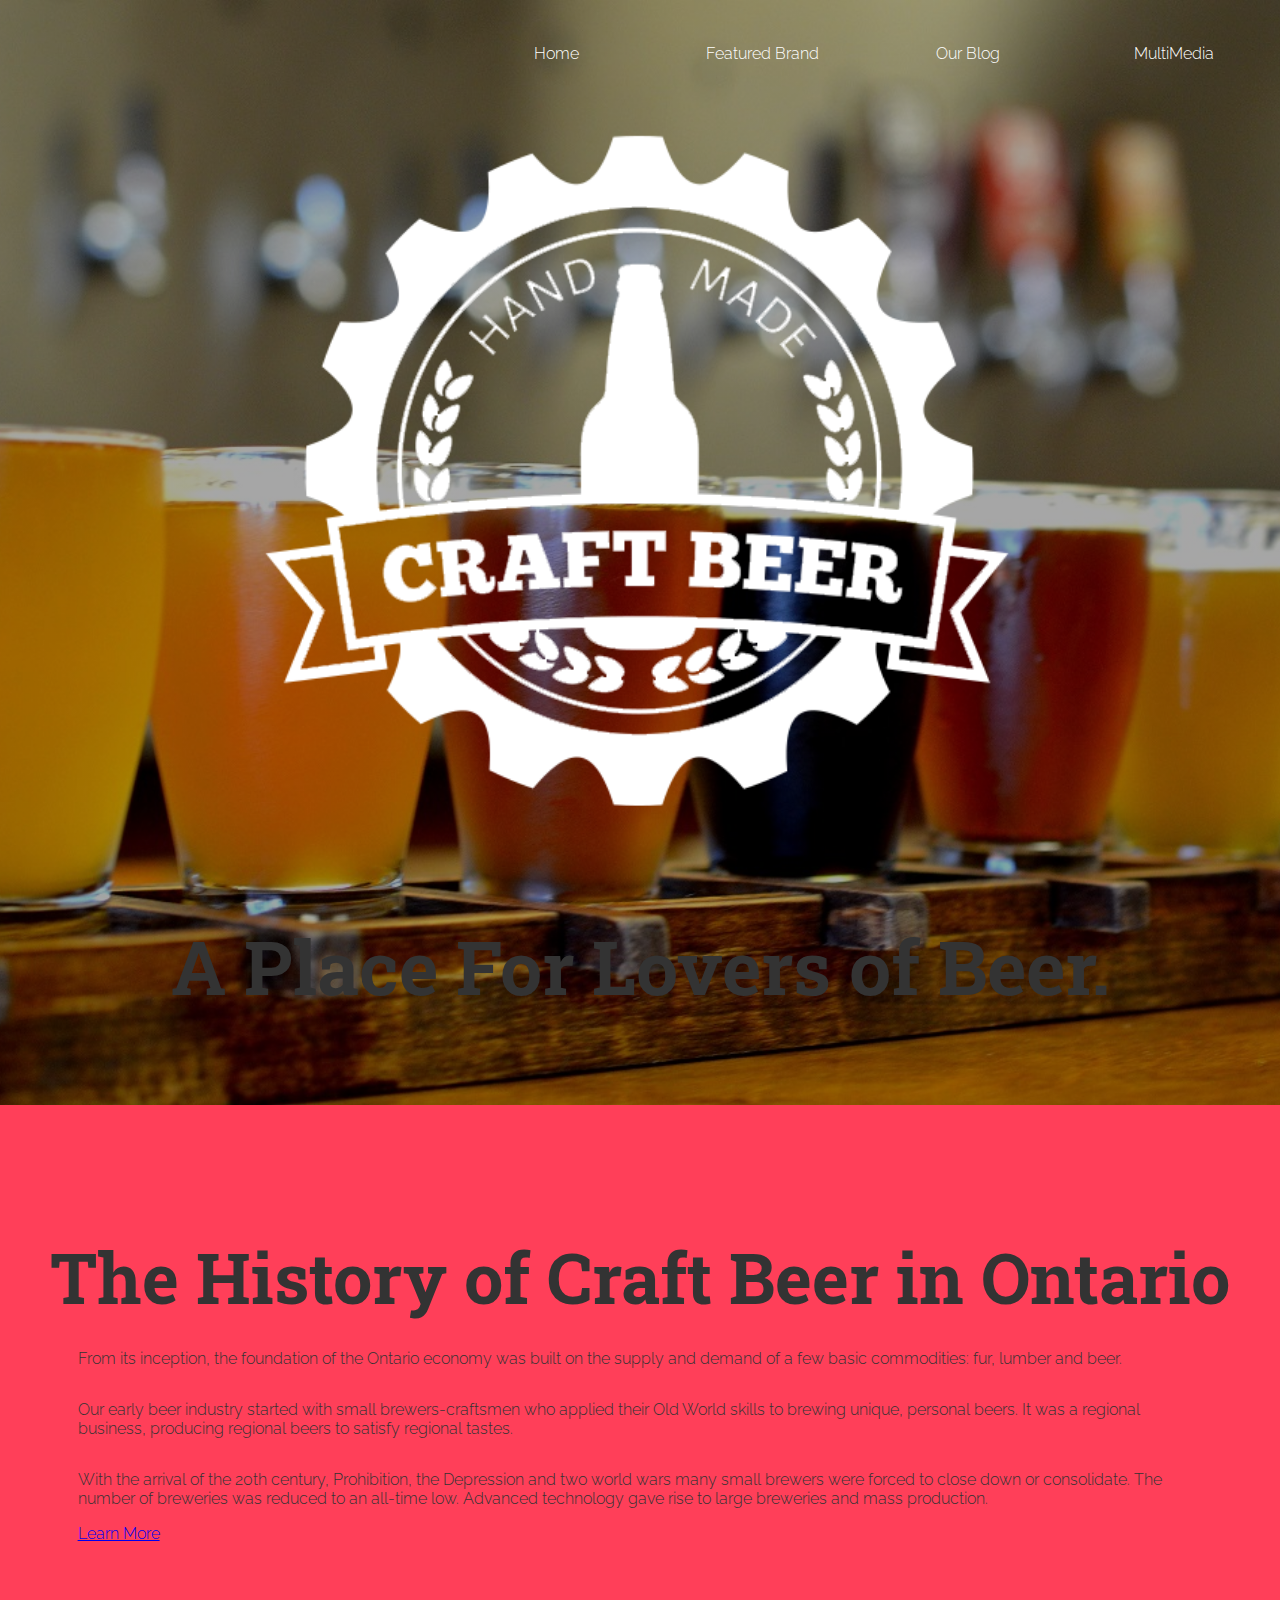
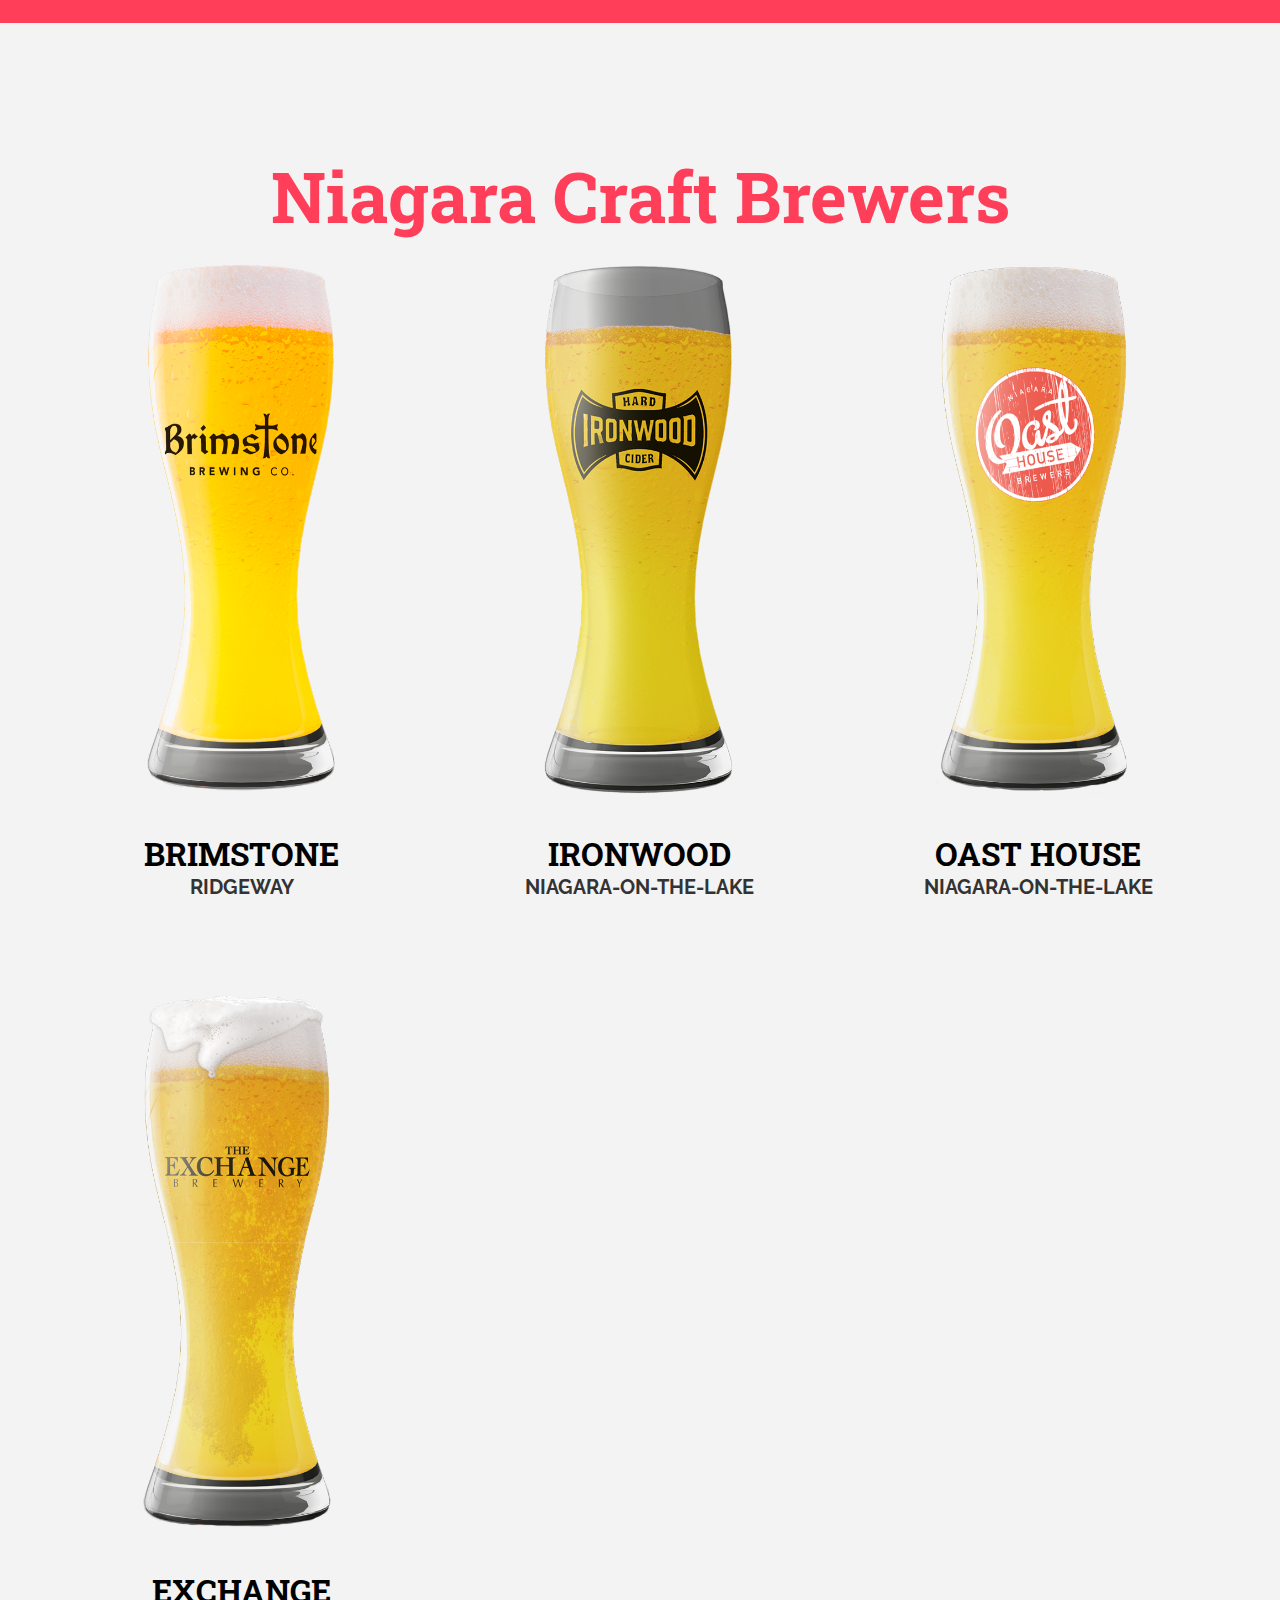
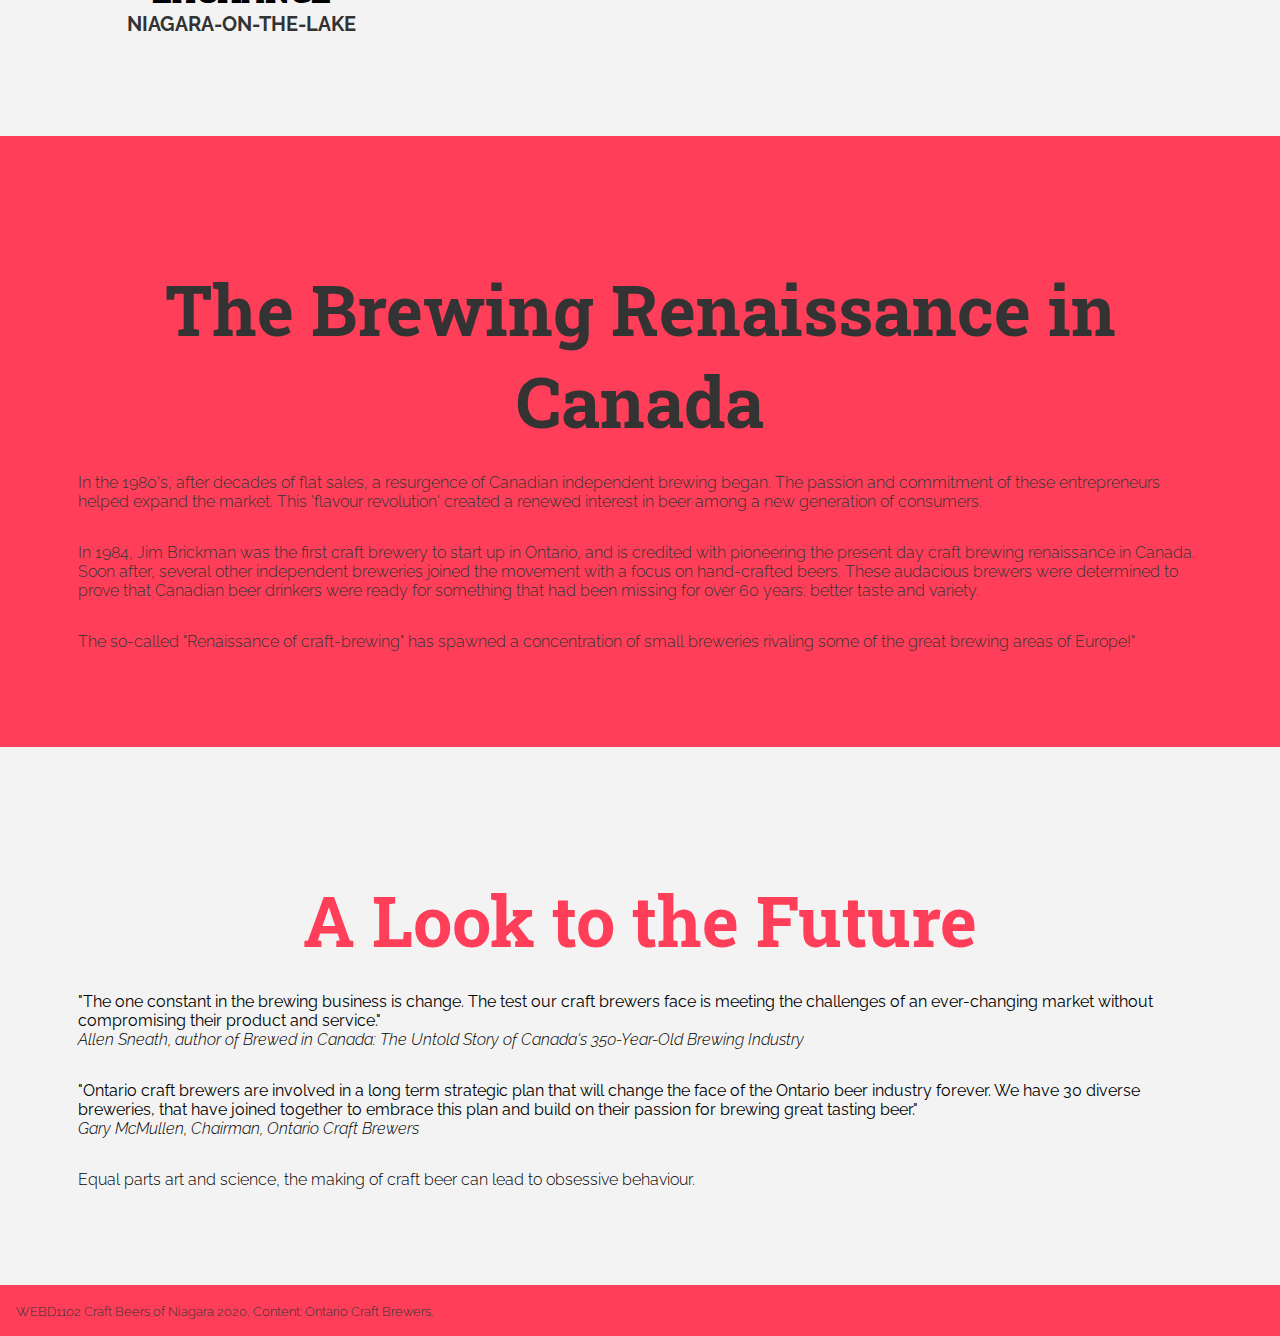
<file: index.html>
<!DOCTYPE html>
<html lang="en">
<head>
    <title>A Place for Lovers of Beer.</title>
    <meta charset="utf-8">
    <meta content="width=device-width, initial-scale=1, maximum-scale=1" name="viewport">
    <link href="css/style.css" rel="stylesheet">
    <link href="https://fonts.googleapis.com/css2?family=Raleway:wght@300&family=Roboto+Slab:wght@700&display=swap" rel="stylesheet">
</head>
<body>
    <header>
        <!-- NEW - open nav -->
        <nav>
            <!--  NEW - add anchor and id for menu icon -->
            <a href="#" id="menu-icon"></a>
            <ul>
                <li>
                    <a href="index.html">Home</a>
                </li>
                <li>
                    <a href="beers.html">Featured Brand</a>
                </li>
                <li>
                    <a href="blog.html">Our Blog</a>
                </li>
                <li>
                    <a href="media.html">MultiMedia</a>
                </li>
            </ul>
            <!-- NEW - close nav -->
        </nav>
        <img alt="a beer logo" src="images/logo.png">
        
        <h1>A Place For Lovers of Beer.</h1>
    </header>
    <main>
        <section class="red-section">
            <h1>The History of Craft Beer in Ontario</h1>
            <div class="full-width-col">
                <p>From its inception, the foundation of the Ontario economy was built on the supply and demand of a few basic commodities: fur, lumber and beer.</p>
                <p>Our early beer industry started with small brewers-craftsmen who applied their Old World skills to brewing unique, personal beers. It was a regional business, producing regional beers to satisfy regional tastes.</p>
                <p>With the arrival of the 20th century, Prohibition, the Depression and two world wars many small brewers were forced to close down or consolidate. The number of breweries was reduced to an all-time low. Advanced technology gave rise to large breweries and mass production.</p>
                <div>
                    <a href="#">Learn More</a>
                </div>
            </div>
        </section>

        <section class="grey-section">
            <h1>Niagara Craft Brewers</h1>
            <div class="small-column">
                <div>
                    <img alt="a pint of Brimstone beer" src="images/brimstone-beer.png">
                    <h2>BRIMsTONE</h2>
                    <h3>Ridgeway</h3>
                </div>

                <div>
                    <img alt="a pint of Ironwood beer" src="images/ironwood-beer.png">
                    <h2>Ironwood</h2>
                    <h3>Niagara-on-the-Lake</h3>
                </div>

                <div>
                    <img alt="a pint of Oast House beer" src="images/oast-beer.png">
                    <h2>Oast House</h2>
                    <h3>Niagara-on-the-Lake</h3>
                </div>

                <div>
                    <img alt="a pint of Exchange beer" src="images/exchange-beer.png">
                    <h2>Exchange</h2>
                    <h3>Niagara-on-the-Lake</h3>
                </div>
            </div>
        </section>

        <section class="red-section">
            <h1>The Brewing Renaissance in Canada</h1>
            <div class="full-width-col">
                <p>In the 1980's, after decades of flat sales, a resurgence of Canadian independent brewing began. The passion and commitment of these entrepreneurs helped expand the market. This 'flavour revolution' created a renewed interest in beer among a new generation of consumers.</p>

                <p>In 1984, Jim Brickman was the first craft brewery to start up in Ontario, and is credited with pioneering the present day craft brewing renaissance in Canada. Soon after, several other independent breweries joined the movement with a focus on hand-crafted beers. These audacious brewers were determined to prove that Canadian beer drinkers were ready for something that had been missing for over 60 years: better taste and variety.</p>

                <p>The so-called "Renaissance of craft-brewing" has spawned a concentration of small breweries rivaling some of the great brewing areas of Europe!"</p>
            </div>
        </section>

        <section class="grey-section">
            <h1>A Look to the Future</h1>
            <div class="full-width-col">
                <p><strong>"The one constant in the brewing business is change. The test our craft brewers face is meeting the challenges of an ever-changing market without compromising their product and service."</strong><br>
                <i>Allen Sneath, author of Brewed in Canada: The Untold Story of Canada's 350-Year-Old Brewing Industry</i></p>

                <p><strong>"Ontario craft brewers are involved in a long term strategic plan that will change the face of the Ontario beer industry forever. We have 30 diverse breweries, that have joined together to embrace this plan and build on their passion for brewing great tasting beer."</strong><br>
                <i>Gary McMullen, Chairman, Ontario Craft Brewers</i></p>
                
                <p>Equal parts art and science, the making of craft beer can lead to obsessive behaviour.</p>
            </div>
        </section>
    </main>

    <footer>
        <small>WEBD1102 Craft Beers of Niagara 2020, Content: Ontario Craft Brewers.</small>
    </footer>
</body>
</html>
</file>
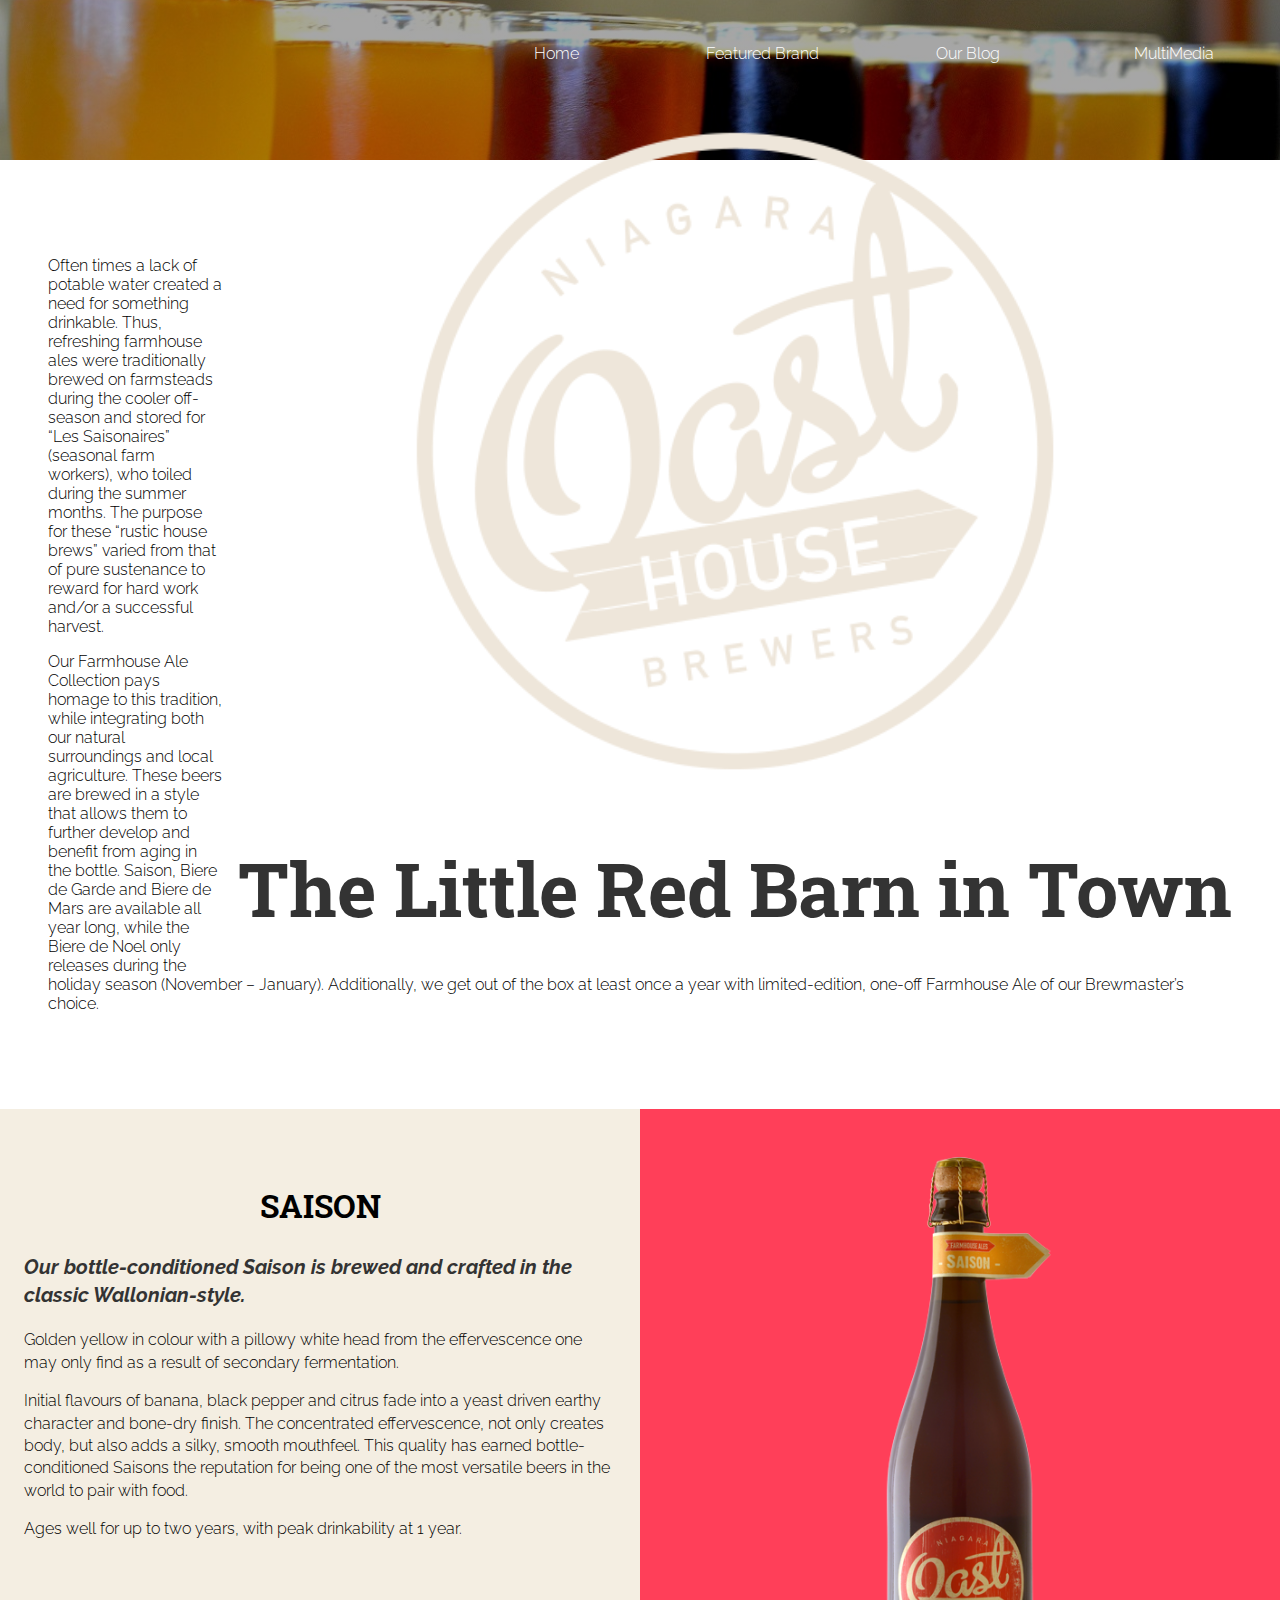
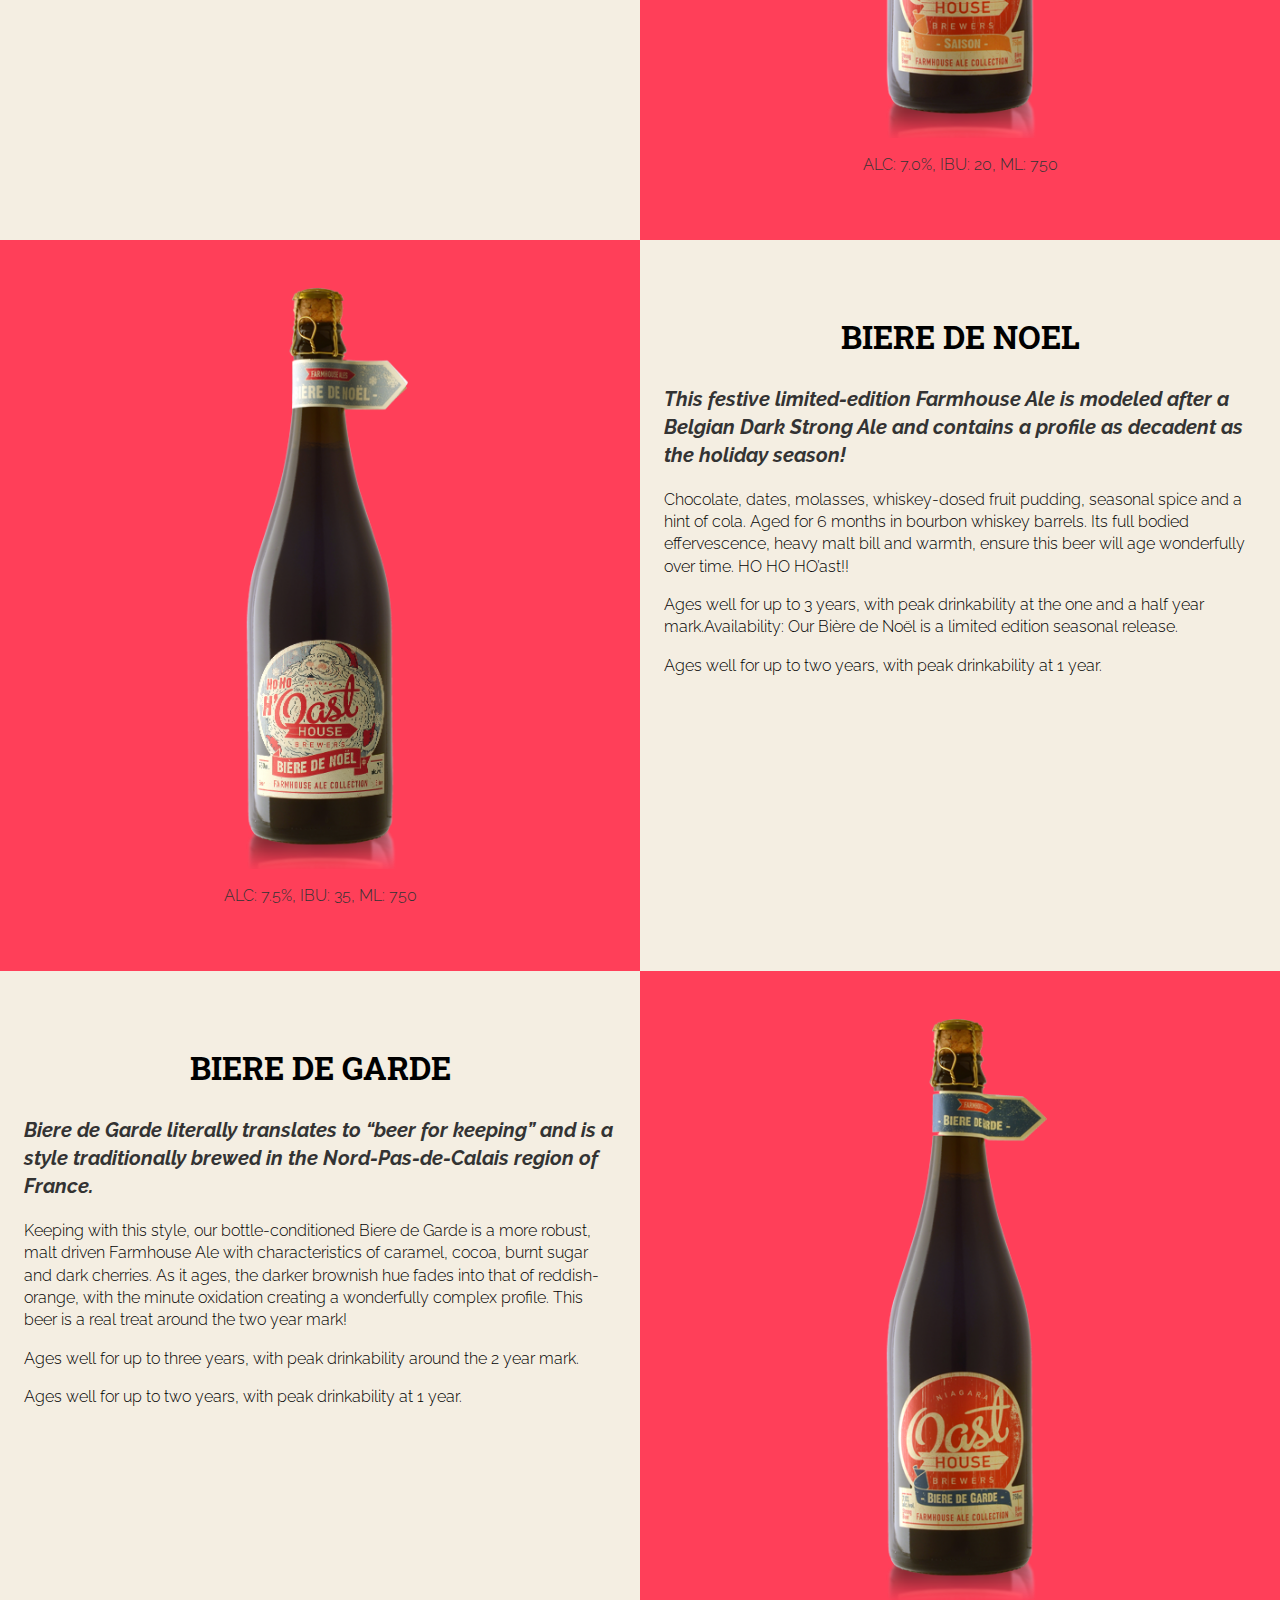
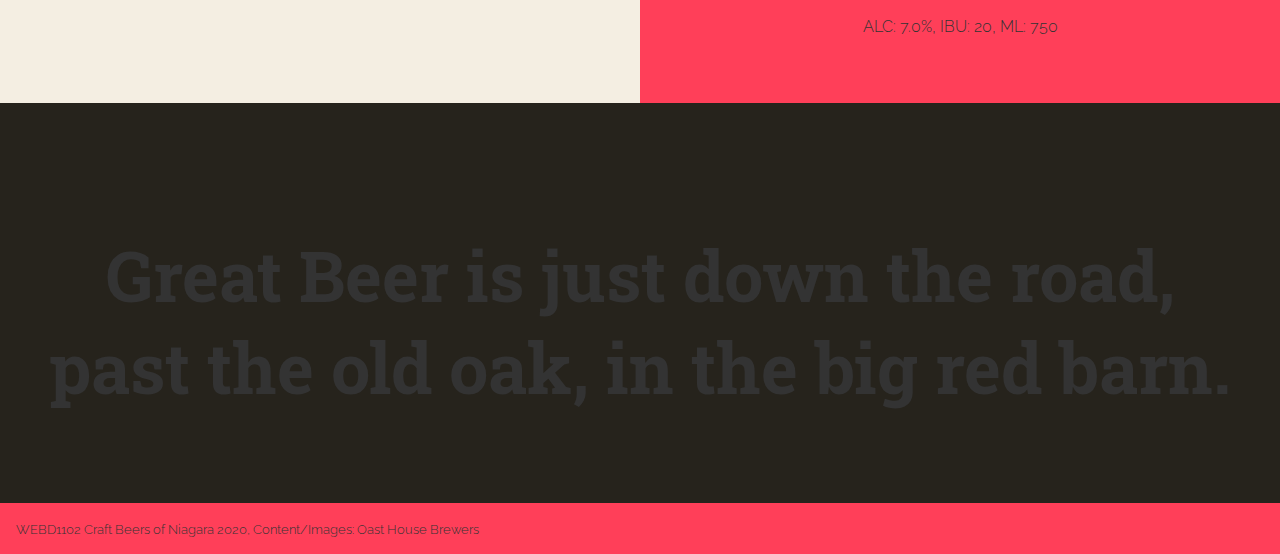
<file: beers.html>
<!DOCTYPE html>
<html lang="en">
<head>
    <meta charset="utf-8">
    <title>A Place for Lovers of Beer.</title>
    <meta content="width=device-width, initial-scale=1, maximum-scale=1" name="viewport">
    <link href="css/style.css" rel="stylesheet">
    <link href="https://fonts.googleapis.com/css?family=Raleway:300|Roboto+Slab:700" rel="stylesheet">
</head>
<body>
    <header>
        <nav>
            <!-- NEW - open nav -->
        <nav>
            <!--  NEW - add anchor and id for menu icon -->
            <a href="#" id="menu-icon"></a>
            <ul>
                <li>
                    <a href="index.html">Home</a>
                </li>
                <li>
                    <a href="beers.html">Featured Brand</a>
                </li>
                <li>
                    <a href="blog.html">Our Blog</a>
                </li>
                <li>
                    <a href="media.html">MultiMedia</a>
                </li>
            </ul>
            <!-- NEW - close nav -->
        </nav>

        <img alt="the oasthouse logo" src="images/oast-header-logo.png">
        
        <h1>The Little Red Barn in Town</h1>
    </header>
    
    <section class="black-text">
        <div>
            <p>Often times a lack of potable water created a need for something drinkable. Thus, refreshing farmhouse ales were traditionally brewed on farmsteads during the cooler off-season and stored for “Les Saisonaires” (seasonal farm workers), who toiled during the summer months. The purpose for these “rustic house brews” varied from that of pure sustenance to reward for hard work and/or a successful harvest.</p>

            <p>Our Farmhouse Ale Collection pays homage to this tradition, while integrating both our natural surroundings and local agriculture. These beers are brewed in a style that allows them to further develop and benefit from aging in the bottle. Saison, Biere de Garde and Biere de Mars are available all year long, while the Biere de Noel only releases during the holiday season (November – January). Additionally, we get out of the box at least once a year with limited-edition, one-off Farmhouse Ale of our Brewmaster’s choice.</p>
        </div>
    </section>

    <div class="oast-house-wrapper">
        <div class="beer-one-text light-brown-block">
            <h2>Saison</h2>

            <h3>Our bottle-conditioned Saison is brewed and crafted in the classic Wallonian-style.</h3>

            <p>Golden yellow in colour with a pillowy white head from the effervescence one may only find as a result of secondary fermentation.</p>

            <p>Initial flavours of banana, black pepper and citrus fade into a yeast driven earthy character and bone-dry finish. The concentrated effervescence, not only creates body, but also adds a silky, smooth mouthfeel. This quality has earned bottle-conditioned Saisons the reputation for being one of the most versatile beers in the world to pair with food.</p>

            <p>Ages well for up to two years, with peak drinkability at 1 year.</p>
        </div>

        <div class="beer-one-image red-block">
            <img alt="a bottle of Saison beer" src="images/oast-house-saison.png">

            <p>ALC: 7.0%, IBU: 20, ML: 750</p>
        </div>

        <div class="beer-two-text light-brown-block">
            <h2>Biere De Noel</h2>

            <h3>This festive limited-edition Farmhouse Ale is modeled after a Belgian Dark Strong Ale and contains a profile as decadent as the holiday season!</h3>

            <p>Chocolate, dates, molasses, whiskey-dosed fruit pudding, seasonal spice and a hint of cola. Aged for 6 months in bourbon whiskey barrels. Its full bodied effervescence, heavy malt bill and warmth, ensure this beer will age wonderfully over time. HO HO HO’ast!!</p>

            <p>Ages well for up to 3 years, with peak drinkability at the one and a half year mark.Availability: Our Bière de Noël is a limited edition seasonal release.</p>

            <p>Ages well for up to two years, with peak drinkability at 1 year.</p>
        </div>

        <div class="beer-two-image red-block">
            <img alt="a bottle of biere de Noel" src="images/oast-house-biere-de-noel.png">

            <p>ALC: 7.5%, IBU: 35, ML: 750</p>
        </div>
        <div class="beer-three-text light-brown-block">
            <h2>Biere De Garde</h2>

            <h3>Biere de Garde literally translates to “beer for keeping” and is a style traditionally brewed in the Nord-Pas-de-Calais region of France.</h3>

            <p>Keeping with this style, our bottle-conditioned Biere de Garde is a more robust, malt driven Farmhouse Ale with characteristics of caramel, cocoa, burnt sugar and dark cherries. As it ages, the darker brownish hue fades into that of reddish-orange, with the minute oxidation creating a wonderfully complex profile. This beer is a real treat around the two year mark!</p>

            <p>Ages well for up to three years, with peak drinkability around the 2 year mark.</p>

            <p>Ages well for up to two years, with peak drinkability at 1 year.</p>
        </div>
        <div class="beer-three-image red-block">
            <img alt="bottle of biere de garde" src="images/oast-house-biere-de-garde.png">
            
            <p>ALC: 7.0%, IBU: 20, ML: 750</p>
        </div>
    </div>

    <section class="dark-brown-block">
        <h1>Great Beer is just down the road, past the old oak, in the big red barn.</h1>
    </section>
    
    <footer>
        <small>WEBD1102 Craft Beers of Niagara 2020, Content/Images: Oast House Brewers</small>
    </footer>
</body>
</html>
</file>
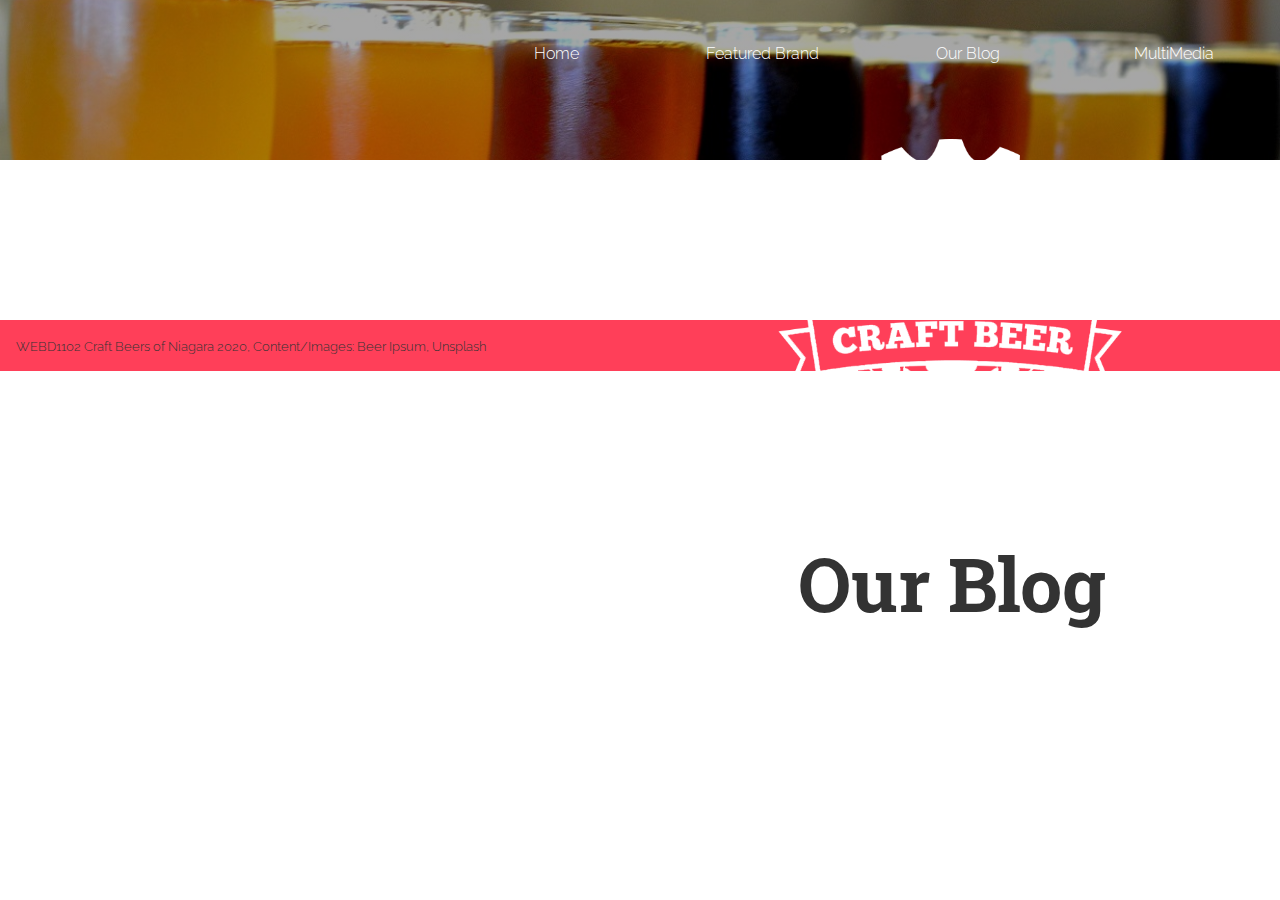
<file: blog.html>
<!DOCTYPE html>
<html lang="en">
<head>
    <meta charset="utf-8">
    <title>A Place for Lovers of Beer.</title>
    <meta content="width=device-width, initial-scale=1, maximum-scale=1" name="viewport">
    <link href="css/style.css" rel="stylesheet">
    <link href="https://fonts.googleapis.com/css?family=Raleway:300|Roboto+Slab:700" rel="stylesheet">
</head>
<body>
    <header>
        <nav>
            <!-- NEW - open nav -->
        <nav>
            <!--  NEW - add anchor and id for menu icon -->
            <a href="#" id="menu-icon"></a>
            <ul>
                <li>
                    <a href="index.html">Home</a>
                </li>
                <li>
                    <a href="beers.html">Featured Brand</a>
                </li>
                <li>
                    <a href="blog.html">Our Blog</a>
                </li>
                <li>
                    <a href="media.html">MultiMedia</a>
                </li>
            </ul>
            <!-- NEW - close nav -->
        </nav>
        

        <img alt="a beer logo" src="images/logo.png">
        
        <h1>Our Blog</h1>
    </header>

    <main>
        <!-- add grey class -->
        <section>
            <!-- add div for small col/xsmall col -->
            
                <!-- add 6 div for columns -->
                <!-- add img, h2, content inside the div anchor / btn -->
                
                    

                
            <!-- close div for small-col, xsmall-col -->

        </section>
    </main>
    <footer>
        <small>WEBD1102 Craft Beers of Niagara 2020, Content/Images: Beer Ipsum, Unsplash</small>
    </footer>
</body>
</html>
</file>
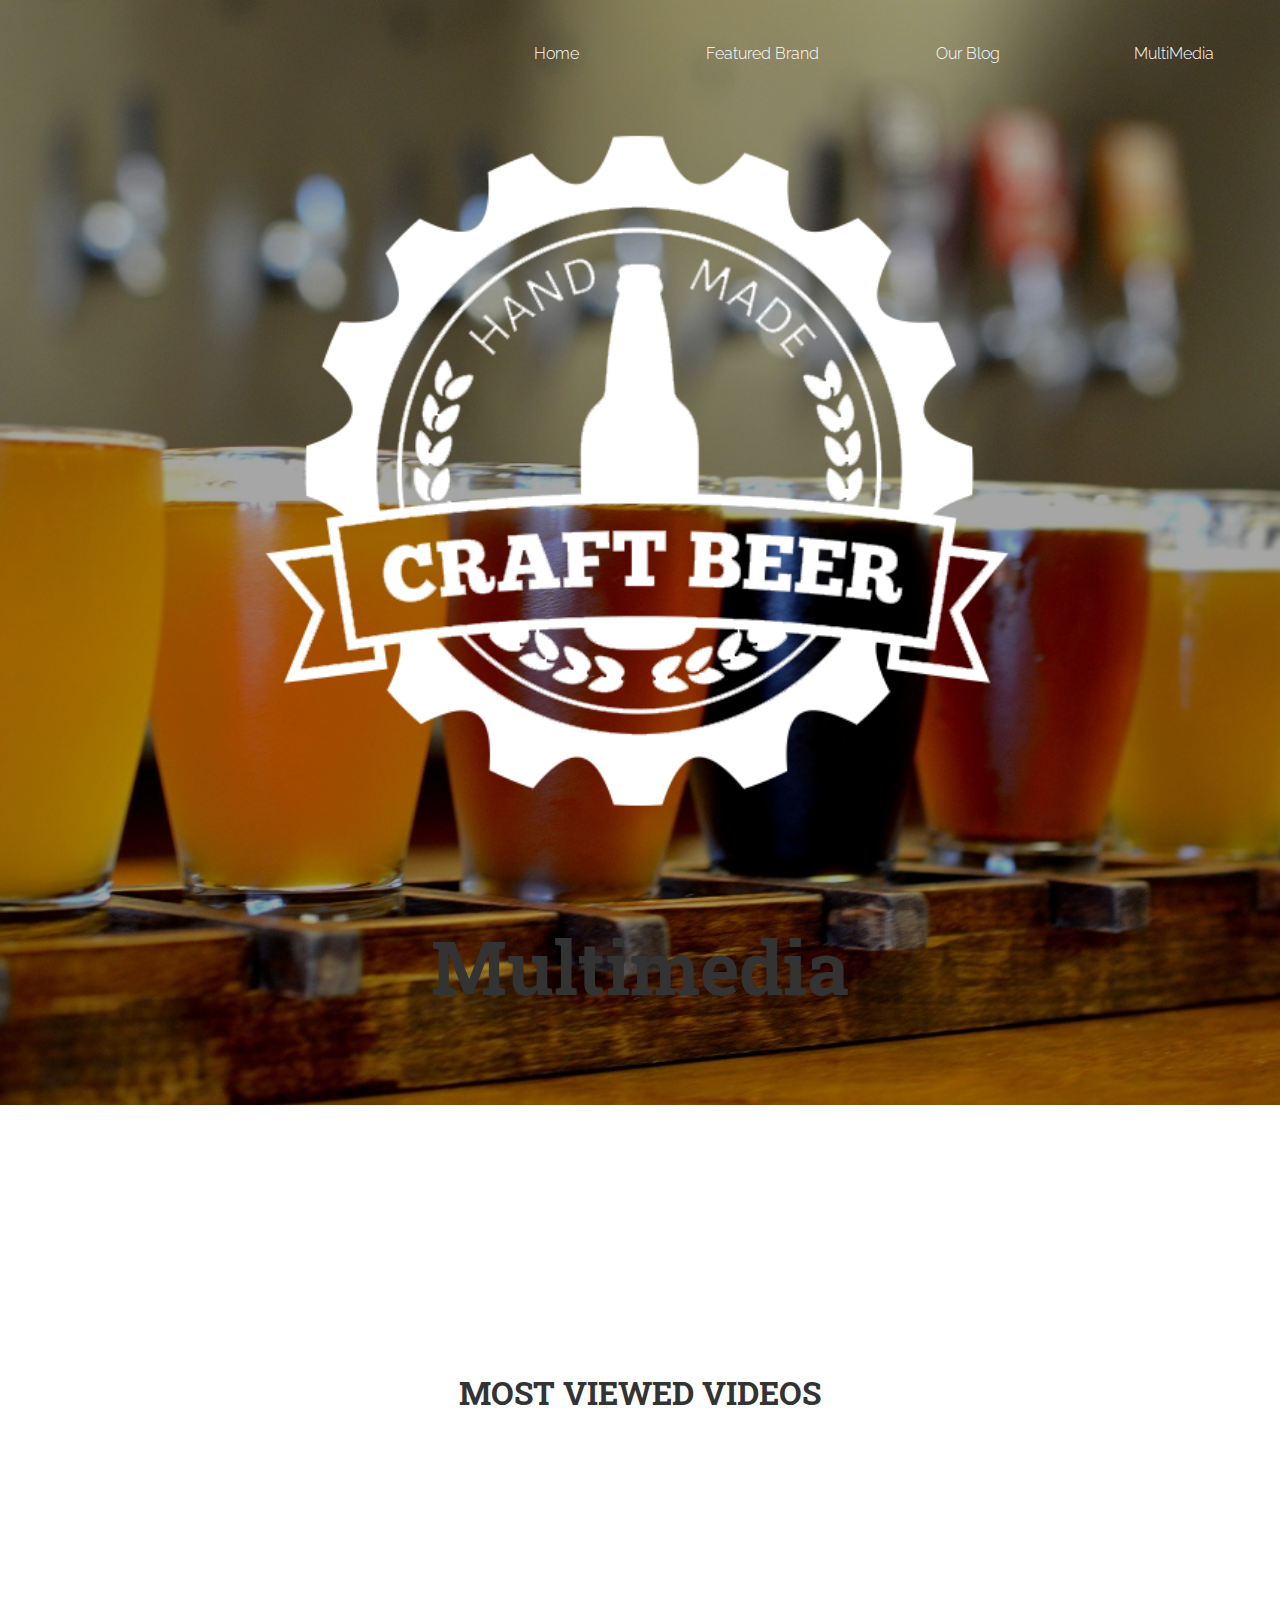
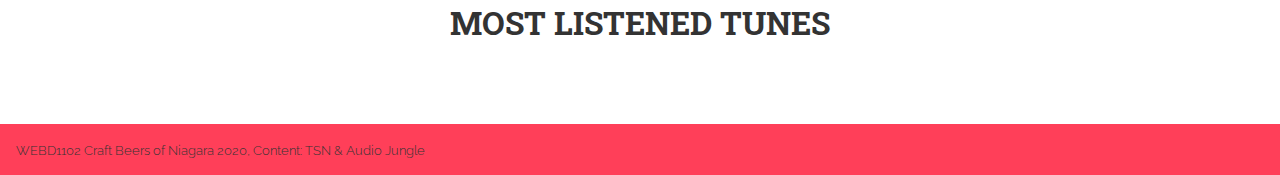
<file: media.html>
<!DOCTYPE html>
<html lang="en">
<head>
    <meta charset="utf-8">
    <title>A Place for Lovers of Beer.</title>
    <meta content="width=device-width, initial-scale=1, maximum-scale=1" name="viewport">
    <link href="css/style.css" rel="stylesheet">
    <link href="https://fonts.googleapis.com/css?family=Raleway:300|Roboto+Slab:300,700" rel="stylesheet">
</head>
<body>
    <!-- NEW - open nav -->
    <nav>
        <!--  NEW - add anchor and id for menu icon -->
        <a href="#" id="menu-icon"></a>
        <ul>
            <li>
                <a href="index.html">Home</a>
            </li>
            <li>
                <a href="beers.html">Featured Brand</a>
            </li>
            <li>
                <a href="blog.html">Our Blog</a>
            </li>
            <li>
                <a href="media.html">MultiMedia</a>
            </li>
        </ul>
        <!-- NEW - close nav -->
    </nav>
    <header>
        <img alt="beer logo" src="images/logo.png">

        <h1>Multimedia</h1>
    </header>
    <main>
        <!-- add class black text to section, h2 -->
        <section>
            
            <!-- ad div/fwidth-col -->
            
                <!-- video -->
                
        </section>
        <!-- add grey class -->
        <section>
            <h2>Most Viewed Videos</h2>
            <!-- add div/small-column -->

                <!-- add 4 divs/video -->
                

                

            <!-- close div for small column -->            
        </section>

        <!-- add grey class  -->
        <section>
            <h2>Most Listened Tunes</h2>
            <!-- ad div/small-col xsmall-col -->
            
                <!-- add 4 divs/audio -->
            <!-- close div for small column --> 
           
        </section>
    </main>
    <footer>
        <small>WEBD1102 Craft Beers of Niagara 2020, Content: TSN & Audio Jungle</small>
    </footer>
</body>
</html>
</file>
<file: css/style.css>
body {
/* 	color: #fff; */
	color: #333;
	font-family: 'Raleway', sans-serif;
	font-weight: 300;
	font-size: 16px;
	margin: 0;
}

h1,h2,h3 {
	text-align: center;
}

h1,h2 {
	font-family: 'Roboto Slab', serif;
	font-weight: 700;
}

h1 {
	font-size: 25px;
	margin-bottom: 10px;
}

h2,h3 {
	text-transform: uppercase;
}

h2 {
	font-size: 20px;
	margin-bottom: 0;
}

h3 {
	/* color: #ff3f59; */
	color: #333;
	font-size: 16px;
	margin-top: 0;
}

header h1 {
	font-size: 40px;
}

header img {
	display: block;
	margin: 32px auto 64px auto;
	width: 85%;
}

header {
	background: linear-gradient(rgba(0, 0, 0, 0.35), rgba(0, 0, 0, 0.35)), url('../images/beer-hero.jpg') center no-repeat;
	background-size: cover;
	/* padding: 80px 48px; */
	padding-bottom: 50px;
}

/***************
Nav
***************/
nav {
	float: right;
	padding: 16px;
}

nav a {
	color: #fff;
	text-decoration: none;
}

nav li {
	padding: 10px 0;
	margin: 0;
	text-align: center;
	width: 100%;
}

nav ul {
	background: rgba(255, 51, 102, 0.75);
	display: none;
	list-style-type: none;
	position: absolute;
	right: 0;
	top: 40px;
	width: 100%;
}


nav:hover ul {
	display: block;
}

#menu-icon {
	background: #ff3f59 url('../images/menu-icon.png');
	display: inline-block;
	width: 40px;
	height: 40px;
}

/* end Nav */

img {
	display: block;
	margin: 0 auto;
	width: 65%;
}

section {
	padding: 48px 32px;
}

footer {
	background-color: #ff3f59;
	padding: 16px;
}

/***************
Classes
***************/

.red-section {
	background-color: #ff3f59;
}

.grey-section {
	background-color: #f3f3f3;
	color: #000;
}

.grey-section h1 {
	color: #ff3f59;
}

.black-text {
	color: #000;
}

.light-brown-block {
	background-color: #f4eee2;
	color: #000;
}

.red-block {
	background-color: #ff3f59;
	text-align: center;
}

.dark-brown-block {
	background-color: #26231c;
}

/**************
Columns
**************/

.full-width-col,
.small-column {
	display: grid;
	margin: auto;
	width: 95%;
}

.full-width-col {
	grid-template-columns: 1fr;
	max-width: 1440px;
}

.small-column {
	grid-template-columns: repeat(auto-fit, minmax(250px, 1fr));
	grid-gap: 70px;
}

.beer-one-text {
	grid-area: beeronetxt;
}

.beer-one-image {
	grid-area: beeroneimg;
}

.beer-two-text {
	grid-area: beertwotxt;
}

.beer-two-image {
	grid-area: beertwoimg;
}

.beer-three-text {
	grid-area: beerthrtxt;
}

.beer-three-image {
	grid-area: beerthrimg;
}

.beer-one-text,
.beer-one-image,
.beer-two-text,
.beer-two-image,
.beer-three-text,
.beer-three-image {
	padding: 48px 24px;
}

.oast-house-wrapper {
	display: grid;
	grid-template-columns: 1fr;
	grid-template-areas: 'beeronetxt' 'beeroneimg' 'beertwotxt' 'beertwoimg' 'beerthrtxt' 'beerthrimg';
	max-width: 2560px;
	margin: 0 auto;
	line-height: 1.4;
}

.oast-house-wrapper h3 {
	font-style: italic;
	margin-top: 25px;
	text-align: left;
	text-transform: none;
}

.oast-house-wrapper img {
	display: block;
	margin: 0 auto;
	width: 65%;
}

/* Media Queries */

@media screen and (min-width: 425px) {
	h1 {
		font-size: 30px;
	}
}

@media screen and (min-width: 768px) {
	h1 {
		font-size: 55px;
	}
	h2 {
		font-size: 32px;
	}
	h3 {
		font-size: 20px;
	}
	header h1 {
		font-size: 88px;
	}
	header {
		padding: 80px 32px;
	}

	/* nav */
	nav ul {
		background: transparent;
		display: inline-block;
		float: right;
		text-align: right;
		top: 18px;
		width: 75%;
	}
	nav li {
		display: inline-block;
		padding-right: 10px;
		width: 20%;
	}

	#menu-icon {
		display: none;
	}
	/* End nav */

	section {
		padding: 80px 32px;
	}
	.oast-house-wrapper {
		grid-template-columns: 1fr 1fr;
		grid-template-areas: 'beeronetxt beeroneimg' 'beertwoimg beertwotxt' 'beerthrtxt beerthrimg'
	}
	.oast-house-wrapper img {
		width: 85%;
	}
}

@media screen and (min-width: 1024px) {
	header img {
		width: 65%;
	}
	header h1 {
		font-size: 75px;
	}
	h1 {
		font-size: 70px;
	}
	section {
		padding: 80px 48px;
	}
	.oast-house-wrapper img {
		width: 45%;
	}
}

@media screen and (min-width: 1440px) {
	header img {
		width: 30%;
	}
	.oast-house-wrapper img {
		width: 30%;
	}
}
</file>
